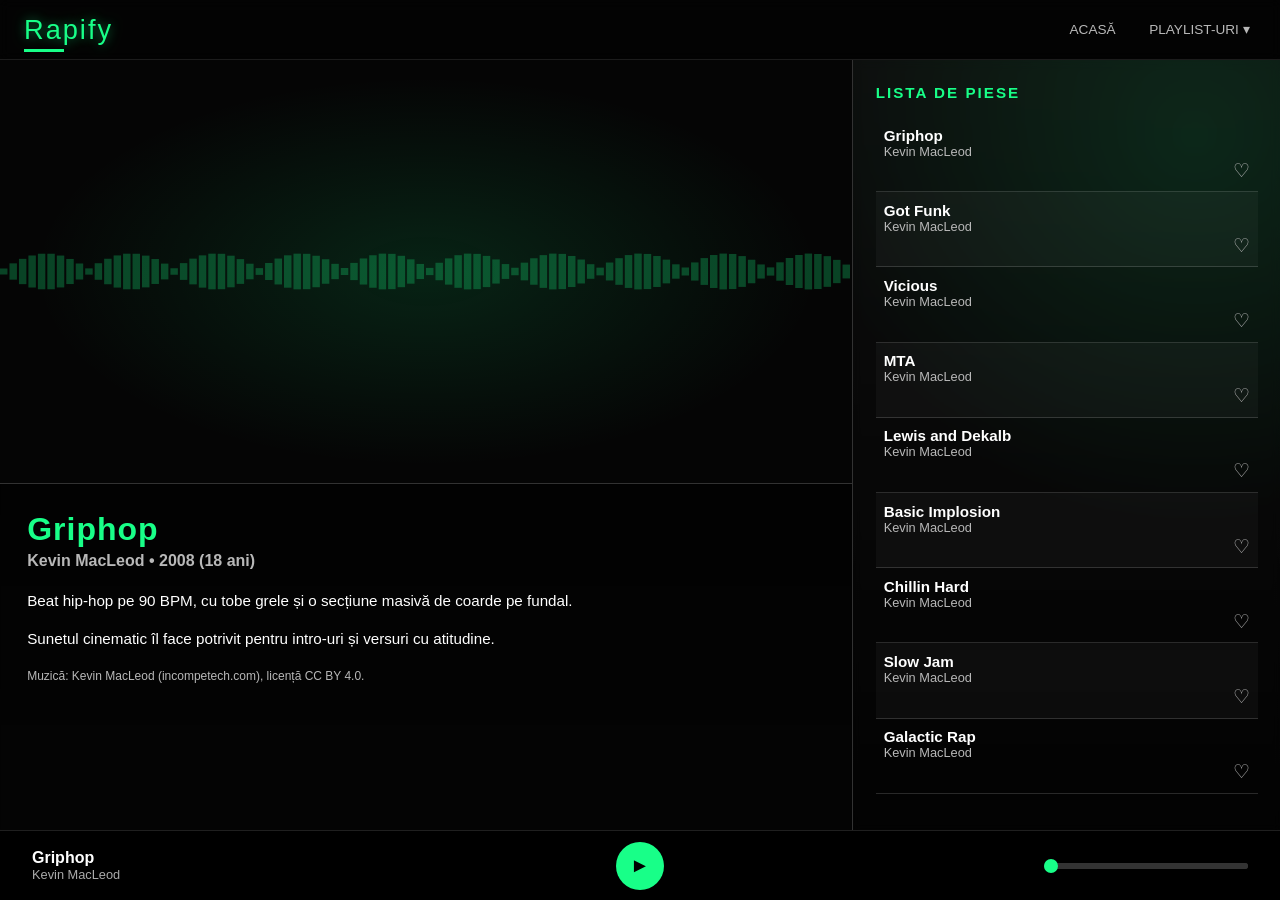
<file: index.html>
<!DOCTYPE html>
<html lang="ro">
<head>
    <meta charset="UTF-8">
    <meta name="viewport" content="width=device-width, initial-scale=1.0">
    <title>Rapify • Acasă</title>
    <link rel="stylesheet" href="index.css?v=3">
</head>
<body>

<header class="top-header">
    <div class="top-logo">Rapify</div>

    <nav class="top-nav">
        <ul>
            <li><a href="index.html">Acasă</a></li>
            <li class="dropdown">
                <a class="drop-btn">Playlist-uri ▾</a>
                <ul class="dropdown-menu">
                    <li><a href="BoomBap.html">Boom Bap</a></li>
                    <li><a href="Dark.html">Dark</a></li>
                    <li><a href="Chill.html">Chill</a></li>
                </ul>
            </li>
        </ul>
    </nav>
</header>

<!-- player audio  -->
<audio id="audio-player">
    <source id="audio-source" src="" type="audio/mpeg">
    Browserul tău nu suportă tagul audio.
</audio>

<main class="page-wrapper">

    <!-- stanga: video + vizualizator si descrierea piesei -->
    <section class="left-panel">
        <div class="left-video-wrapper">
            <video id="track-video" autoplay muted loop playsinline>
                <source id="video-source" src="" type="clips/webm">
            </video>
            <canvas id="visualizer"></canvas>
        </div>

        <div class="info-panel">
            <h1 class="song-title" id="info-title"></h1>
            <h2 class="song-artist" id="info-artist"></h2>

            <p class="song-desc" id="info-desc-1"></p>
            <p class="song-desc" id="info-desc-2"></p>
            <p class="song-desc song-license" id="info-desc-3"></p>
        </div>
    </section>

    <!-- dreapta: lista de piese -->
    <aside class="right-panel">
        <div class="right-overlay"></div>

        <div class="track-list-panel">
            <h2>Lista de piese</h2>

            <ul class="track-list">

                <!-- Griphop -->
                <li class="track-item"
                    data-src="audio/griphop.mp3"
                    data-video="clips/brooklyn.webm"
                    data-title="Griphop"
                    data-artist="Kevin MacLeod"
                    data-info-title="Griphop"
                    data-info-artist="Kevin MacLeod • 2008"
                    data-info-1="Beat hip-hop pe 90 BPM, cu tobe grele și o secțiune masivă de coarde pe fundal."
                    data-info-2="Sunetul cinematic îl face potrivit pentru intro-uri și versuri cu atitudine."
                    data-info-3="Muzică: Kevin MacLeod (incompetech.com), licență CC BY 4.0.">
                    <span class="t-title">Griphop</span>
                    <span class="t-artist">Kevin MacLeod</span>
                </li>

                <!-- Got Funk -->
                <li class="track-item"
                    data-src="audio/got-funk.mp3"
                    data-video="clips/brooklyn.webm"
                    data-title="Got Funk"
                    data-artist="Kevin MacLeod"
                    data-info-title="Got Funk"
                    data-info-artist="Kevin MacLeod • 2012"
                    data-info-1="Funk cu un beat mai mare, pian și alămuri cu efect de disc vechi."
                    data-info-2="Construit „pentru rapperul gentleman”: groove relaxat, cu vibe clasic de anii ’90."
                    data-info-3="Muzică: Kevin MacLeod (incompetech.com), licență CC BY 4.0.">
                    <span class="t-title">Got Funk</span>
                    <span class="t-artist">Kevin MacLeod</span>
                </li>

                <!-- Vicious -->
                <li class="track-item"
                    data-src="audio/vicious.mp3"
                    data-video="clips/brooklyn.webm"
                    data-title="Vicious"
                    data-artist="Kevin MacLeod"
                    data-info-title="Vicious"
                    data-info-artist="Kevin MacLeod • 2016"
                    data-info-1="Beat pe 80 BPM cu un pic de swing, bas cald și synth-uri discrete."
                    data-info-2="Swing-ul apare doar din când în când, ca să rupă monotonia ritmului."
                    data-info-3="Muzică: Kevin MacLeod (incompetech.com), licență CC BY 4.0.">
                    <span class="t-title">Vicious</span>
                    <span class="t-artist">Kevin MacLeod</span>
                </li>

                <!-- MTA -->
                <li class="track-item"
                    data-src="audio/mta.mp3"
                    data-video="clips/city-night.webm"
                    data-title="MTA"
                    data-artist="Kevin MacLeod"
                    data-info-title="MTA"
                    data-info-artist="Kevin MacLeod • 2009"
                    data-info-1="Piesă urbană, strânsă, gândită pentru rap sau ascultat de sine stătător."
                    data-info-2="Lovituri mari de percuție și o secțiune B surprinzătoare la mijloc."
                    data-info-3="Muzică: Kevin MacLeod (incompetech.com), licență CC BY 4.0.">
                    <span class="t-title">MTA</span>
                    <span class="t-artist">Kevin MacLeod</span>
                </li>

                <!-- Lewis and Dekalb -->
                <li class="track-item"
                    data-src="audio/lewis-and-dekalb.mp3"
                    data-video="clips/city-night.webm"
                    data-title="Lewis and Dekalb"
                    data-artist="Kevin MacLeod"
                    data-info-title="Lewis and Dekalb"
                    data-info-artist="Kevin MacLeod • 2016"
                    data-info-1="Beat lent, influențat de trap-ul din sudul SUA, pe 72 BPM."
                    data-info-2="Bas apăsat și hi-hat-uri rapide, tipice pentru trap."
                    data-info-3="Muzică: Kevin MacLeod (incompetech.com), licență CC BY 4.0.">
                    <span class="t-title">Lewis and Dekalb</span>
                    <span class="t-artist">Kevin MacLeod</span>
                </li>

                <!-- Basic Implosion -->
                <li class="track-item"
                    data-src="audio/basic-implosion.mp3"
                    data-video="clips/city-night.webm"
                    data-title="Basic Implosion"
                    data-artist="Kevin MacLeod"
                    data-info-title="Basic Implosion"
                    data-info-artist="Kevin MacLeod • 2016"
                    data-info-1="Beat energic și foarte catchy pe 95 BPM."
                    data-info-2="Tobe, bas și synth: o bază simplă care cere versuri peste ea."
                    data-info-3="Muzică: Kevin MacLeod (incompetech.com), licență CC BY 4.0.">
                    <span class="t-title">Basic Implosion</span>
                    <span class="t-artist">Kevin MacLeod</span>
                </li>

                <!-- Chillin Hard -->
                <li class="track-item"
                    data-src="audio/chillin-hard.mp3"
                    data-video="clips/subway.webm"
                    data-title="Chillin Hard"
                    data-artist="Kevin MacLeod"
                    data-info-title="Chillin Hard"
                    data-info-artist="Kevin MacLeod • 2016"
                    data-info-1="Hip-hop amestecat cu shoegaze: tobe, bas și un cor atmosferic."
                    data-info-2="Perfect pe fundal, între două sesiuni de cod."
                    data-info-3="Muzică: Kevin MacLeod (incompetech.com), licență CC BY 4.0.">
                    <span class="t-title">Chillin Hard</span>
                    <span class="t-artist">Kevin MacLeod</span>
                </li>

                <!-- Slow Jam -->
                <li class="track-item"
                    data-src="audio/slow-jam.mp3"
                    data-video="clips/subway.webm"
                    data-title="Slow Jam"
                    data-artist="Kevin MacLeod"
                    data-info-title="Slow Jam"
                    data-info-artist="Kevin MacLeod • 2016"
                    data-info-1="Trap întâlnește R&amp;B: bas sinusoidal neted și un drum machine agitat."
                    data-info-2="Pian electric și synth-uri pentru o atmosferă de noapte."
                    data-info-3="Muzică: Kevin MacLeod (incompetech.com), licență CC BY 4.0.">
                    <span class="t-title">Slow Jam</span>
                    <span class="t-artist">Kevin MacLeod</span>
                </li>

                <!-- Galactic Rap -->
                <li class="track-item"
                    data-src="audio/galactic-rap.mp3"
                    data-video="clips/subway.webm"
                    data-title="Galactic Rap"
                    data-artist="Kevin MacLeod"
                    data-info-title="Galactic Rap"
                    data-info-artist="Kevin MacLeod • 2023"
                    data-info-1="Beat spațial pe 120 BPM, lasă mult loc pentru voce."
                    data-info-2="Atenție la schimbarea de tonalitate de la 1:34."
                    data-info-3="Muzică: Kevin MacLeod (incompetech.com), licență CC BY 4.0.">
                    <span class="t-title">Galactic Rap</span>
                    <span class="t-artist">Kevin MacLeod</span>
                </li>

            </ul>
        </div>
    </aside>

</main>

<!-- bara de control, inspirata de Spotify -->
<footer class="player-bar">
    <div class="player-info">
        <span id="current-title"></span>
        <span id="current-artist"></span>
    </div>

    <button id="play-pause" class="player-btn">►</button>

    <input type="range" id="timeline" value="0" min="0" max="100">
</footer>

<!-- JS pentru player si schimbarea pieselor -->
<script src="app.js?v=3"></script>
</body>
</html>
</file>
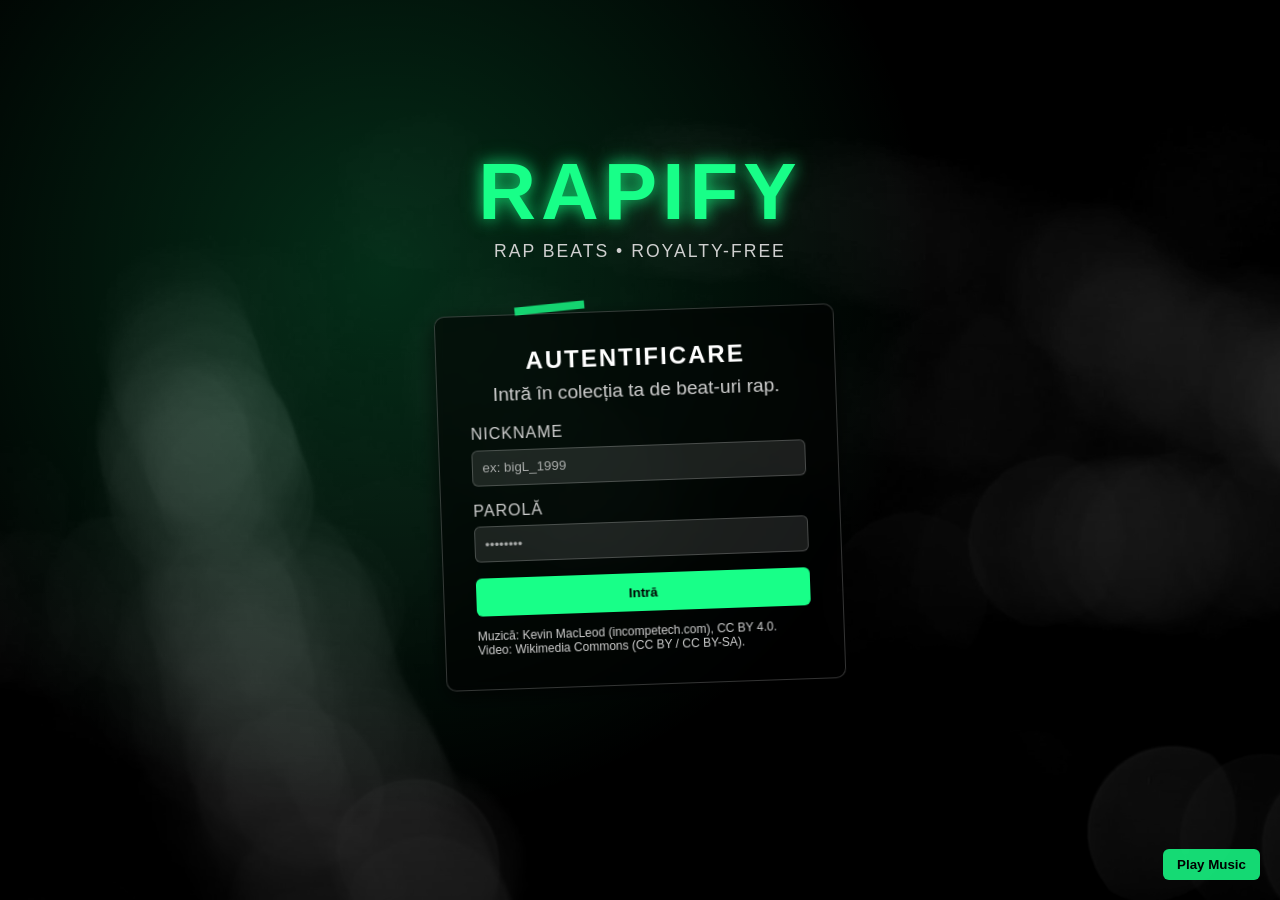
<file: auth.html>
<!DOCTYPE html>
<html lang="ro">
<head>
    <meta charset="UTF-8">
    <meta name="viewport" content="width=device-width, initial-scale=1.0">
    <title>Rapify • Autentificare</title>
    <link rel="stylesheet" href="auth.css?v=3">
</head>
<body>
    <!-- Video de fundal -->
    <video id="bg-video" autoplay muted loop playsinline>
        <source src="clips/city-night.webm" type="video/webm">
    </video>

    <!-- Audio de fundal (doar sunet, ascuns vizual) -->
    <audio id="bg-audio" loop>
        <source src="audio/chillin-hard.mp3" type="audio/mpeg">
        Browserul tău nu suportă tagul audio.
    </audio>

    <!-- Ca sa pot sa fac overlay intunecat -->
    <div class="overlay"></div>

<main class="auth-wrapper">

    <form class="music-form">
        <button type="button" class="music-trigger">Play Music</button>
    </form>


    <div class="auth-logo-container">
        <h1 class="auth-logo">RAPIFY</h1>
        <p class="auth-logo-sub">Rap Beats • Royalty-Free</p>
    </div>

    <div class="login-tag">
        <h2>Autentificare</h2>
        <p class="login-desc">Intră în colecția ta de beat-uri rap.</p>

        <form action="index.html">
            <label for="username">Nickname</label>
            <input type="text" id="username" placeholder="ex: bigL_1999">

            <label for="password">Parolă</label>
            <input type="password" id="password" placeholder="••••••••">

            <button type="submit">Intră</button>

            <p class="login-note">
                Muzică: Kevin MacLeod (incompetech.com), CC BY 4.0. Video: Wikimedia Commons (CC BY / CC BY-SA).
            </p>
        </form>
  </div>

</main>
<script src="auth.js?v=3"></script>
</body>
</html>
</file>
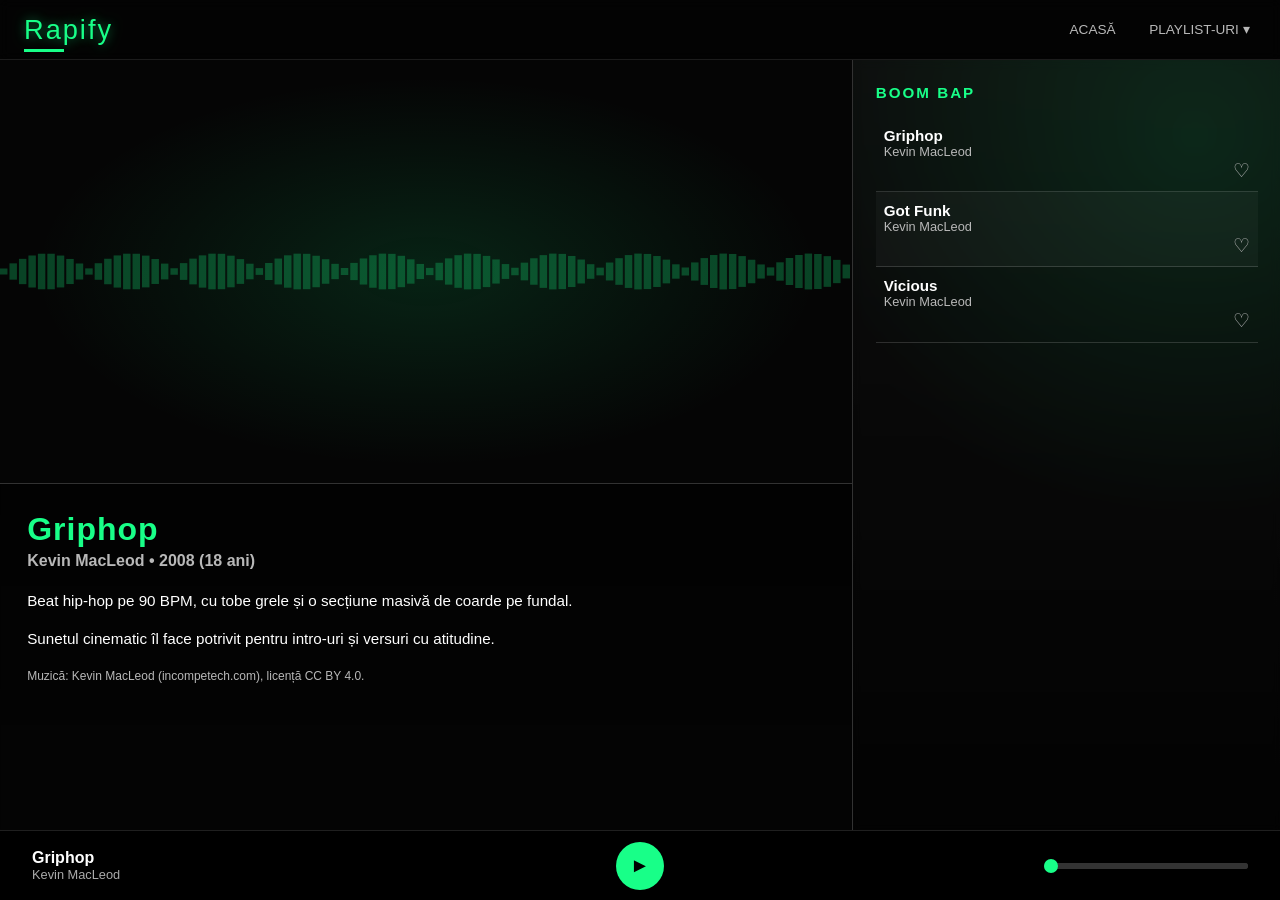
<file: BoomBap.html>
<!DOCTYPE html>
<html lang="ro">
<head>
    <meta charset="UTF-8">
    <meta name="viewport" content="width=device-width, initial-scale=1.0">
    <title>Rapify • Boom Bap</title>
    <link rel="stylesheet" href="index.css?v=3">
</head>
<body>

<header class="top-header">
    <div class="top-logo">Rapify</div>

    <nav class="top-nav">
        <ul>
            <li><a href="index.html">Acasă</a></li>
            <li class="dropdown">
                <a class="drop-btn">Playlist-uri ▾</a>
                <ul class="dropdown-menu">
                    <li><a href="BoomBap.html">Boom Bap</a></li>
                    <li><a href="Dark.html">Dark</a></li>
                    <li><a href="Chill.html">Chill</a></li>
                </ul>
            </li>
        </ul>
    </nav>
</header>

<!-- player audio  -->
<audio id="audio-player">
    <source id="audio-source" src="" type="audio/mpeg">
    Browserul tău nu suportă tagul audio.
</audio>

<main class="page-wrapper">

    <!-- stanga: video + vizualizator si descrierea piesei -->
    <section class="left-panel">
        <div class="left-video-wrapper">
            <video id="track-video" autoplay muted loop playsinline>
                <source id="video-source" src="" type="clips/webm">
            </video>
            <canvas id="visualizer"></canvas>
        </div>

        <div class="info-panel">
            <h1 class="song-title" id="info-title"></h1>
            <h2 class="song-artist" id="info-artist"></h2>

            <p class="song-desc" id="info-desc-1"></p>
            <p class="song-desc" id="info-desc-2"></p>
            <p class="song-desc song-license" id="info-desc-3"></p>
        </div>
    </section>

    <!-- dreapta: lista de piese -->
    <aside class="right-panel">
        <div class="right-overlay"></div>

        <div class="track-list-panel">
            <h2>BOOM BAP</h2>

            <ul class="track-list">

                <!-- Griphop -->
                <li class="track-item"
                    data-src="audio/griphop.mp3"
                    data-video="clips/brooklyn.webm"
                    data-title="Griphop"
                    data-artist="Kevin MacLeod"
                    data-info-title="Griphop"
                    data-info-artist="Kevin MacLeod • 2008"
                    data-info-1="Beat hip-hop pe 90 BPM, cu tobe grele și o secțiune masivă de coarde pe fundal."
                    data-info-2="Sunetul cinematic îl face potrivit pentru intro-uri și versuri cu atitudine."
                    data-info-3="Muzică: Kevin MacLeod (incompetech.com), licență CC BY 4.0.">
                    <span class="t-title">Griphop</span>
                    <span class="t-artist">Kevin MacLeod</span>
                </li>

                <!-- Got Funk -->
                <li class="track-item"
                    data-src="audio/got-funk.mp3"
                    data-video="clips/brooklyn.webm"
                    data-title="Got Funk"
                    data-artist="Kevin MacLeod"
                    data-info-title="Got Funk"
                    data-info-artist="Kevin MacLeod • 2012"
                    data-info-1="Funk cu un beat mai mare, pian și alămuri cu efect de disc vechi."
                    data-info-2="Construit „pentru rapperul gentleman”: groove relaxat, cu vibe clasic de anii ’90."
                    data-info-3="Muzică: Kevin MacLeod (incompetech.com), licență CC BY 4.0.">
                    <span class="t-title">Got Funk</span>
                    <span class="t-artist">Kevin MacLeod</span>
                </li>

                <!-- Vicious -->
                <li class="track-item"
                    data-src="audio/vicious.mp3"
                    data-video="clips/brooklyn.webm"
                    data-title="Vicious"
                    data-artist="Kevin MacLeod"
                    data-info-title="Vicious"
                    data-info-artist="Kevin MacLeod • 2016"
                    data-info-1="Beat pe 80 BPM cu un pic de swing, bas cald și synth-uri discrete."
                    data-info-2="Swing-ul apare doar din când în când, ca să rupă monotonia ritmului."
                    data-info-3="Muzică: Kevin MacLeod (incompetech.com), licență CC BY 4.0.">
                    <span class="t-title">Vicious</span>
                    <span class="t-artist">Kevin MacLeod</span>
                </li>

            </ul>
        </div>
    </aside>

</main>

<!-- bara de control, inspirata de Spotify -->
<footer class="player-bar">
    <div class="player-info">
        <span id="current-title"></span>
        <span id="current-artist"></span>
    </div>

    <button id="play-pause" class="player-btn">►</button>

    <input type="range" id="timeline" value="0" min="0" max="100">
</footer>

<!-- JS pentru player si schimbarea pieselor -->
<script src="app.js?v=3"></script>
</body>
</html>
</file>
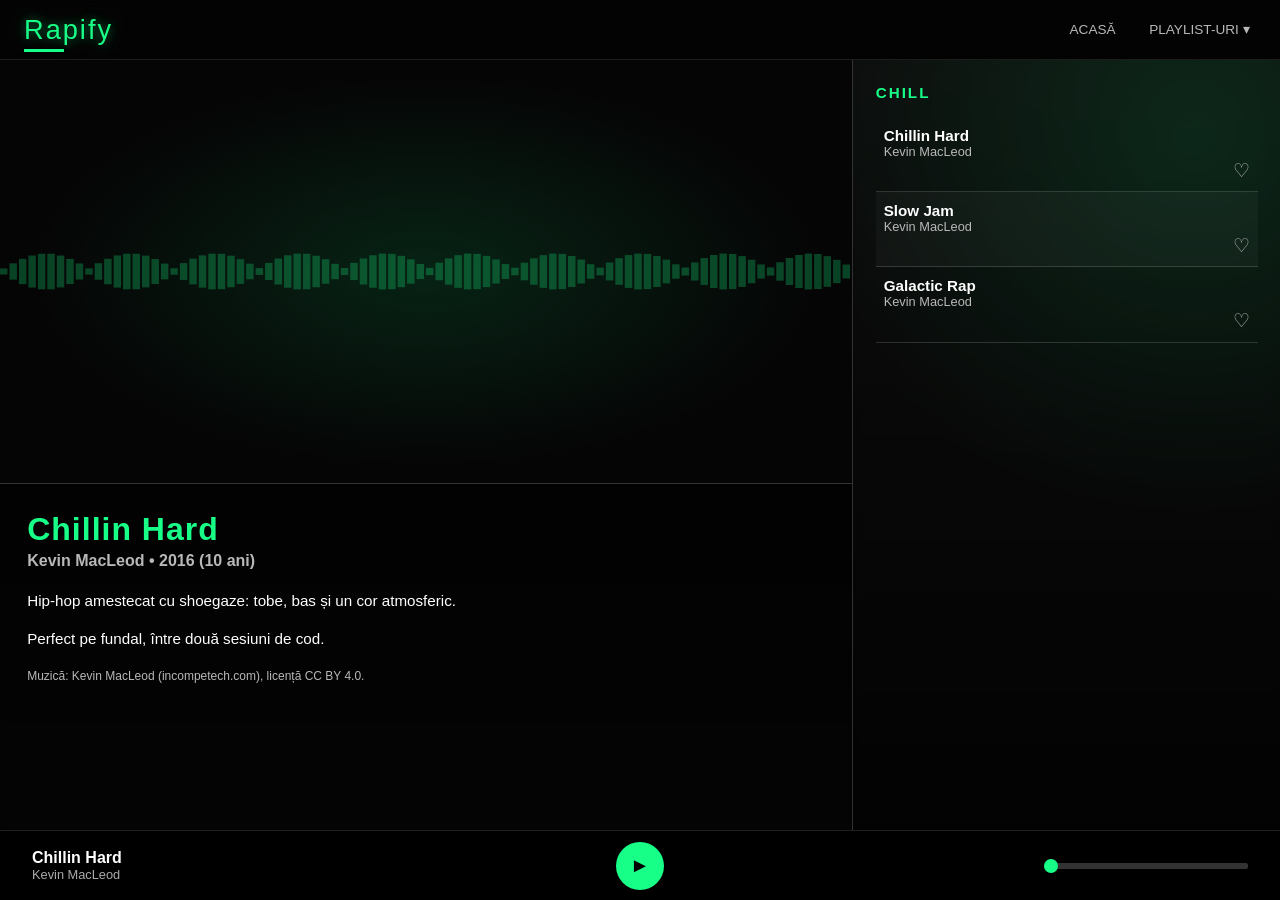
<file: Chill.html>
<!DOCTYPE html>
<html lang="ro">
<head>
    <meta charset="UTF-8">
    <meta name="viewport" content="width=device-width, initial-scale=1.0">
    <title>Rapify • Chill</title>
    <link rel="stylesheet" href="index.css?v=3">
</head>
<body>

<header class="top-header">
    <div class="top-logo">Rapify</div>

    <nav class="top-nav">
        <ul>
            <li><a href="index.html">Acasă</a></li>
            <li class="dropdown">
                <a class="drop-btn">Playlist-uri ▾</a>
                <ul class="dropdown-menu">
                    <li><a href="BoomBap.html">Boom Bap</a></li>
                    <li><a href="Dark.html">Dark</a></li>
                    <li><a href="Chill.html">Chill</a></li>
                </ul>
            </li>
        </ul>
    </nav>
</header>

<!-- player audio  -->
<audio id="audio-player">
    <source id="audio-source" src="" type="audio/mpeg">
    Browserul tău nu suportă tagul audio.
</audio>

<main class="page-wrapper">

    <!-- stanga: video + vizualizator si descrierea piesei -->
    <section class="left-panel">
        <div class="left-video-wrapper">
            <video id="track-video" autoplay muted loop playsinline>
                <source id="video-source" src="" type="clips/webm">
            </video>
            <canvas id="visualizer"></canvas>
        </div>

        <div class="info-panel">
            <h1 class="song-title" id="info-title"></h1>
            <h2 class="song-artist" id="info-artist"></h2>

            <p class="song-desc" id="info-desc-1"></p>
            <p class="song-desc" id="info-desc-2"></p>
            <p class="song-desc song-license" id="info-desc-3"></p>
        </div>
    </section>

    <!-- dreapta: lista de piese -->
    <aside class="right-panel">
        <div class="right-overlay"></div>

        <div class="track-list-panel">
            <h2>CHILL</h2>

            <ul class="track-list">

                <!-- Chillin Hard -->
                <li class="track-item"
                    data-src="audio/chillin-hard.mp3"
                    data-video="clips/subway.webm"
                    data-title="Chillin Hard"
                    data-artist="Kevin MacLeod"
                    data-info-title="Chillin Hard"
                    data-info-artist="Kevin MacLeod • 2016"
                    data-info-1="Hip-hop amestecat cu shoegaze: tobe, bas și un cor atmosferic."
                    data-info-2="Perfect pe fundal, între două sesiuni de cod."
                    data-info-3="Muzică: Kevin MacLeod (incompetech.com), licență CC BY 4.0.">
                    <span class="t-title">Chillin Hard</span>
                    <span class="t-artist">Kevin MacLeod</span>
                </li>

                <!-- Slow Jam -->
                <li class="track-item"
                    data-src="audio/slow-jam.mp3"
                    data-video="clips/subway.webm"
                    data-title="Slow Jam"
                    data-artist="Kevin MacLeod"
                    data-info-title="Slow Jam"
                    data-info-artist="Kevin MacLeod • 2016"
                    data-info-1="Trap întâlnește R&amp;B: bas sinusoidal neted și un drum machine agitat."
                    data-info-2="Pian electric și synth-uri pentru o atmosferă de noapte."
                    data-info-3="Muzică: Kevin MacLeod (incompetech.com), licență CC BY 4.0.">
                    <span class="t-title">Slow Jam</span>
                    <span class="t-artist">Kevin MacLeod</span>
                </li>

                <!-- Galactic Rap -->
                <li class="track-item"
                    data-src="audio/galactic-rap.mp3"
                    data-video="clips/subway.webm"
                    data-title="Galactic Rap"
                    data-artist="Kevin MacLeod"
                    data-info-title="Galactic Rap"
                    data-info-artist="Kevin MacLeod • 2023"
                    data-info-1="Beat spațial pe 120 BPM, lasă mult loc pentru voce."
                    data-info-2="Atenție la schimbarea de tonalitate de la 1:34."
                    data-info-3="Muzică: Kevin MacLeod (incompetech.com), licență CC BY 4.0.">
                    <span class="t-title">Galactic Rap</span>
                    <span class="t-artist">Kevin MacLeod</span>
                </li>

            </ul>
        </div>
    </aside>

</main>

<!-- bara de control, inspirata de Spotify -->
<footer class="player-bar">
    <div class="player-info">
        <span id="current-title"></span>
        <span id="current-artist"></span>
    </div>

    <button id="play-pause" class="player-btn">►</button>

    <input type="range" id="timeline" value="0" min="0" max="100">
</footer>

<!-- JS pentru player si schimbarea pieselor -->
<script src="app.js?v=3"></script>
</body>
</html>
</file>
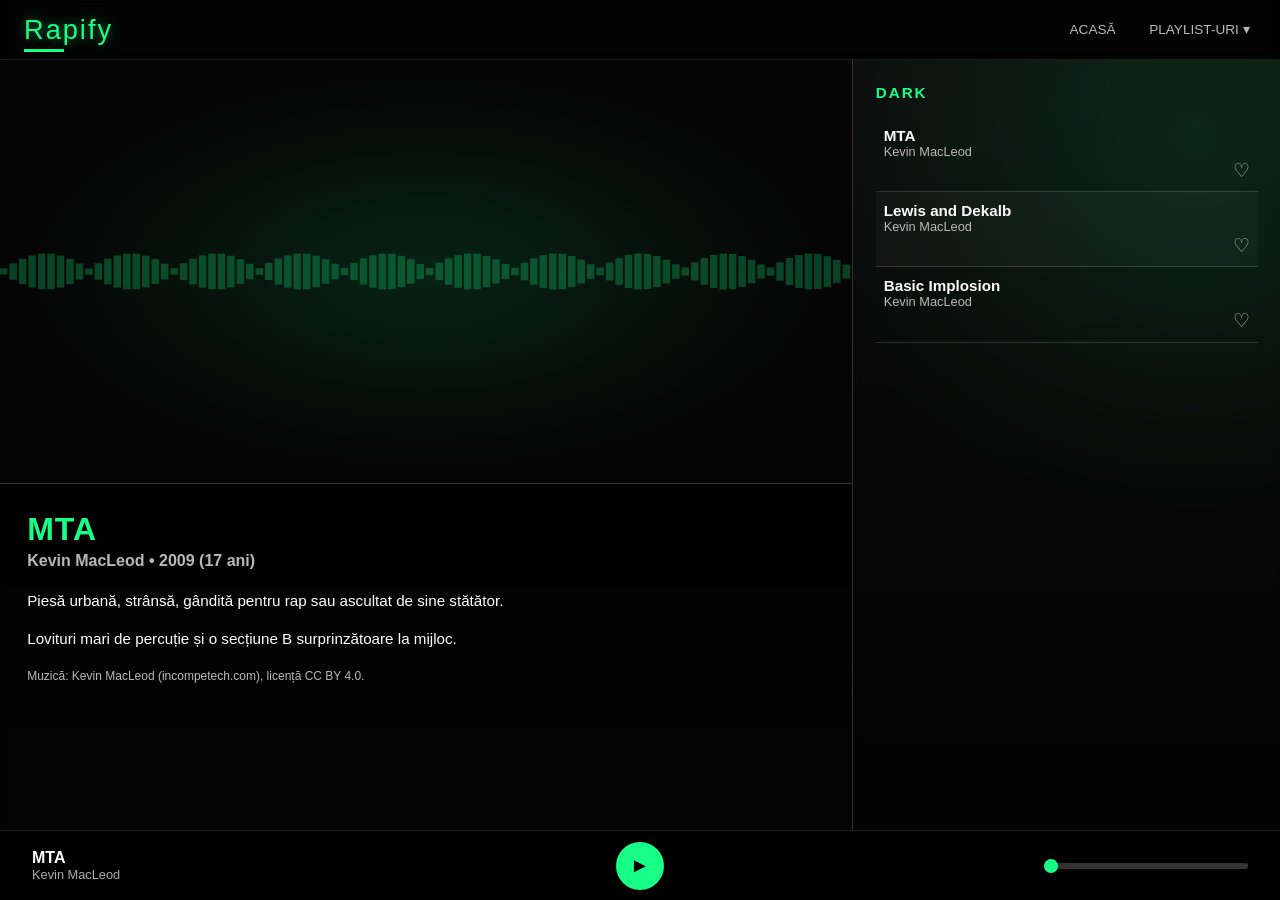
<file: Dark.html>
<!DOCTYPE html>
<html lang="ro">
<head>
    <meta charset="UTF-8">
    <meta name="viewport" content="width=device-width, initial-scale=1.0">
    <title>Rapify • Dark</title>
    <link rel="stylesheet" href="index.css?v=3">
</head>
<body>

<header class="top-header">
    <div class="top-logo">Rapify</div>

    <nav class="top-nav">
        <ul>
            <li><a href="index.html">Acasă</a></li>
            <li class="dropdown">
                <a class="drop-btn">Playlist-uri ▾</a>
                <ul class="dropdown-menu">
                    <li><a href="BoomBap.html">Boom Bap</a></li>
                    <li><a href="Dark.html">Dark</a></li>
                    <li><a href="Chill.html">Chill</a></li>
                </ul>
            </li>
        </ul>
    </nav>
</header>

<!-- player audio  -->
<audio id="audio-player">
    <source id="audio-source" src="" type="audio/mpeg">
    Browserul tău nu suportă tagul audio.
</audio>

<main class="page-wrapper">

    <!-- stanga: video + vizualizator si descrierea piesei -->
    <section class="left-panel">
        <div class="left-video-wrapper">
            <video id="track-video" autoplay muted loop playsinline>
                <source id="video-source" src="" type="clips/webm">
            </video>
            <canvas id="visualizer"></canvas>
        </div>

        <div class="info-panel">
            <h1 class="song-title" id="info-title"></h1>
            <h2 class="song-artist" id="info-artist"></h2>

            <p class="song-desc" id="info-desc-1"></p>
            <p class="song-desc" id="info-desc-2"></p>
            <p class="song-desc song-license" id="info-desc-3"></p>
        </div>
    </section>

    <!-- dreapta: lista de piese -->
    <aside class="right-panel">
        <div class="right-overlay"></div>

        <div class="track-list-panel">
            <h2>DARK</h2>

            <ul class="track-list">

                <!-- MTA -->
                <li class="track-item"
                    data-src="audio/mta.mp3"
                    data-video="clips/city-night.webm"
                    data-title="MTA"
                    data-artist="Kevin MacLeod"
                    data-info-title="MTA"
                    data-info-artist="Kevin MacLeod • 2009"
                    data-info-1="Piesă urbană, strânsă, gândită pentru rap sau ascultat de sine stătător."
                    data-info-2="Lovituri mari de percuție și o secțiune B surprinzătoare la mijloc."
                    data-info-3="Muzică: Kevin MacLeod (incompetech.com), licență CC BY 4.0.">
                    <span class="t-title">MTA</span>
                    <span class="t-artist">Kevin MacLeod</span>
                </li>

                <!-- Lewis and Dekalb -->
                <li class="track-item"
                    data-src="audio/lewis-and-dekalb.mp3"
                    data-video="clips/city-night.webm"
                    data-title="Lewis and Dekalb"
                    data-artist="Kevin MacLeod"
                    data-info-title="Lewis and Dekalb"
                    data-info-artist="Kevin MacLeod • 2016"
                    data-info-1="Beat lent, influențat de trap-ul din sudul SUA, pe 72 BPM."
                    data-info-2="Bas apăsat și hi-hat-uri rapide, tipice pentru trap."
                    data-info-3="Muzică: Kevin MacLeod (incompetech.com), licență CC BY 4.0.">
                    <span class="t-title">Lewis and Dekalb</span>
                    <span class="t-artist">Kevin MacLeod</span>
                </li>

                <!-- Basic Implosion -->
                <li class="track-item"
                    data-src="audio/basic-implosion.mp3"
                    data-video="clips/city-night.webm"
                    data-title="Basic Implosion"
                    data-artist="Kevin MacLeod"
                    data-info-title="Basic Implosion"
                    data-info-artist="Kevin MacLeod • 2016"
                    data-info-1="Beat energic și foarte catchy pe 95 BPM."
                    data-info-2="Tobe, bas și synth: o bază simplă care cere versuri peste ea."
                    data-info-3="Muzică: Kevin MacLeod (incompetech.com), licență CC BY 4.0.">
                    <span class="t-title">Basic Implosion</span>
                    <span class="t-artist">Kevin MacLeod</span>
                </li>

            </ul>
        </div>
    </aside>

</main>

<!-- bara de control, inspirata de Spotify -->
<footer class="player-bar">
    <div class="player-info">
        <span id="current-title"></span>
        <span id="current-artist"></span>
    </div>

    <button id="play-pause" class="player-btn">►</button>

    <input type="range" id="timeline" value="0" min="0" max="100">
</footer>

<!-- JS pentru player si schimbarea pieselor -->
<script src="app.js?v=3"></script>
</body>
</html>
</file>
<file: index.css>
/*
   Variabile
 */
:root {
    --accent: #18ff88;
    --text-main: #ffffff;
    --text-muted: #b8b8b8;
    --bg-dark: #050505;
    --border-soft: rgba(255,255,255,0.18);
}

*,
*::before,
*::after {
    margin: 0;
    padding: 0;
    box-sizing: border-box;
}

html,
body {
    height: 100%;
}

body {
    background: var(--bg-dark);
    color: var(--text-main);
    font-family: Arial, Helvetica, sans-serif;
    overflow: hidden; 
}

/* 
   header si meniu
 */

.top-header {
    height: 60px;
    background: rgba(0,0,0,0.4);
    border-bottom: 1px solid rgba(255,255,255,0.1);
    backdrop-filter: blur(6px);
    display: flex;
    align-items: center;
    justify-content: space-between;
    padding: 0 1.5rem;
    position: sticky;
    top: 0;
    z-index: 20;
}

.top-logo {
    position: relative;
    font-family: Impact, sans-serif;
    font-size: 1.7rem;
    letter-spacing: 2px;
    color: var(--accent);
    text-shadow: 0 0 12px rgba(24,255,136,0.5);
}

/* mic accent sub logo, gen la bonus ::before */
.top-logo::before {
    content: "";
    position: absolute;
    width: 40px;
    height: 3px;
    background: var(--accent);
    bottom: -6px;
    left: 0;
}

/* meniu principal */
.top-nav > ul {
    display: flex;
    gap: 1.3rem;
    list-style: none;
}

.top-nav a {
    color: var(--text-muted);
    text-decoration: none;
    text-transform: uppercase;
    font-size: 0.85rem;

    padding: 0.4rem;
    border-bottom: 2px solid transparent;

    transition: color 0.25s ease, border-color 0.25s ease;
}

.top-nav a:hover {
    color: var(--text-main);
    border-color: var(--accent);
}

/* dropdown */
.dropdown {
    position: relative;
}

.dropdown-menu {
    position: absolute;
    top: 130%;
    right: 0;        
    left: auto;

    min-width: 180px;
    background: rgba(0,0,0,0.9);
    backdrop-filter: blur(8px);
    border: 1px solid rgba(24,255,136,0.6);
    border-radius: 12px;

    padding: 0.6rem 0;
    list-style: none;

    opacity: 0;
    pointer-events: none;      
    transform: translateY(-10px);
    transition: opacity 0.25s ease, transform 0.25s ease;

    z-index: 9999;
}

.dropdown-menu li a {
    display: block;
    padding: 0.5rem 1rem;
    font-size: 0.85rem;
    color: var(--text-muted);
    text-decoration: none;
}

.dropdown-menu li a:hover {
    background: rgba(255,255,255,0.07);
    color: var(--text-main);
}

/* la hover pe LI apare meniul */
.dropdown:hover .dropdown-menu {
    opacity: 1;
    pointer-events: auto;      
    transform: translateY(0);
}

/* 
    pagina principală – layout 2 coloane
*/

.page-wrapper {
    display: grid;
    grid-template-columns: 2fr 1fr;
    height: calc(100vh - 60px - 70px); /* minus header și player */
}

/* 
    Stanga
*/

.left-panel {
    display: flex;
    flex-direction: column;
    border-right: 1px solid var(--border-soft);
}

/* vizualizatorul sus, fix */
.left-video-wrapper {
    flex: 0 0 55%;
    position: relative;
    overflow: hidden;
    background:
        radial-gradient(ellipse at center, rgba(24,255,136,0.12) 0%, transparent 65%),
        var(--bg-dark);
    border-bottom: 1px solid var(--border-soft);
}

#track-video {
    position: absolute;
    inset: 0;
    width: 100%;
    height: 100%;
    object-fit: cover;
    filter: grayscale(1) contrast(1.2) brightness(0.45);
}

/* info dedesubt */
.info-panel {
    flex: 1;
    padding: 1.7rem;
    overflow-y: auto;

    /* gradient */
    background: linear-gradient(
        to bottom,
        rgba(0,0,0,0.55) 0%,
        rgba(0,0,0,0.35) 40%,
        rgba(0,0,0,0.20) 70%,
        rgba(0,0,0,0.0) 100%
    );

    /* un pic de blur corect */
    backdrop-filter: blur(1px);
}



.song-title {
    font-size: 2rem;
    margin-bottom: 0.3rem;
    font-family: Impact, sans-serif;
    letter-spacing: 1px;
    color: var(--accent);
}

.song-artist {
    font-size: 1rem;
    margin-bottom: 1.2rem;
    color: var(--text-muted);
}

.song-desc {
    font-size: 0.95rem;
    line-height: 1.5;
    color: var(--text-main);
    margin-bottom: 1rem;
}

/* 
    Dreapta
*/

.right-panel {
    position: relative;
    overflow: hidden;
}

/* fundal cu gradient pe coloana dreaptă */
.right-overlay {
    position: absolute;
    inset: 0;
    background:
        radial-gradient(circle at 80% 10%, rgba(24,255,136,0.18), transparent 50%),
        linear-gradient(to bottom, #141414, #050505);
    z-index: 0;
}

/* .track-list-panel ca wrapper */
.track-list-panel {
    position: relative;
    z-index: 1;
    height: 100%;
    display: flex;
    flex-direction: column;
    padding: 1.5rem 1.4rem;
    background: rgba(0,0,0,0.35);
    backdrop-filter: blur(4px);
}

/* titlu listă */
.track-list-panel h2 {
    text-transform: uppercase;
    font-size: 0.95rem;
    letter-spacing: 2px;
    color: var(--accent);
    margin-bottom: 1rem;
}

/* lista scrollabilă de piese */
.track-list {
    list-style: none;
    flex: 1;
    min-height: 0;
    overflow-y: auto;
}

/* item simplu */
.track-item {
    padding: 0.6rem 0.5rem;
    border-bottom: 1px solid rgba(255,255,255,0.15);
    display: flex;
    flex-direction: column;
    cursor: pointer;

    transition: background 0.2s ease, transform 0.15s ease;
}

/* nth-of-type pt cerință */
.track-item:nth-of-type(2n) {
    background: rgba(255,255,255,0.03);
}

.track-item:hover {
    background: rgba(255,255,255,0.06);
    transform: translateX(4px);
}

.t-title {
    font-weight: bold;
    font-size: 0.95rem;
    color: var(--text-main);
}

.t-artist {
    font-size: 0.8rem;
    color: var(--text-muted);
}

/* 
   player bar
 */

.player-bar {
    position: fixed;
    bottom: 0;
    left: 0;
    width: 100%;
    height: 70px;

    background: rgba(0,0,0,0.85);
    backdrop-filter: blur(6px);
    border-top: 1px solid rgba(255,255,255,0.12);

    display: grid;
    grid-template-columns: 1fr auto 1fr;
    align-items: center;

    padding: 0 2rem;
    z-index: 9999;
    color: white;
}

/* stânga: info */
.player-info {
    display: flex;
    flex-direction: column;
    justify-content: center;
}


#current-title {
    font-weight: 600;
    font-size: 1rem;
}

#current-artist {
    font-size: 0.8rem;
    color: #aaaaaa;
}

.player-btn:hover {
    transform: scale(1.1);
}


/* 
   Responsive
 */

@media (max-width: 800px) {
    .page-wrapper {
        grid-template-columns: 1fr;
        height: calc(100vh - 60px - 70px);
    }

    .left-panel {
        height: 60%;
    }

    .right-panel {
        height: 40%;
    }
}

/* timeline – stil Spotify-ish */
#timeline {
    width: 35%;
    justify-self: end;
    cursor: pointer;

    -webkit-appearance: none;
    appearance: none;

    height: 6px;
    background: #333;
    border-radius: 3px;
}

/* track-ul pe Chrome/Safari */
#timeline::-webkit-slider-runnable-track {
    height: 6px;
    background: #333;
    border-radius: 3px;
}

/* bulina pe Chrome/Safari */
#timeline::-webkit-slider-thumb {
    -webkit-appearance: none;
    appearance: none;
    width: 14px;
    height: 14px;
    border-radius: 50%;
    background: var(--accent);
    margin-top: -4px; 
    cursor: pointer;
}


@keyframes pulseAccent {
    0% {
        transform: scale(1);
        box-shadow: 0 0 0 0 rgba(24, 255, 136, 0.2);
    }
    50% {
        transform: scale(1.06);
        box-shadow: 0 0 20px 4px rgba(24, 255, 136, 0.6);
    }
    100% {
        transform: scale(1);
        box-shadow: 0 0 0 0 rgba(24, 255, 136, 0.2);
    }
}

.player-btn {
    background: var(--accent);
    color: black;
    border: none;
    width: 48px;
    height: 48px;
    border-radius: 50%;
    font-size: 20px;
    cursor: pointer;
    display: flex;
    align-items: center;
    justify-content: center;
    margin: 0 auto;
    transition: transform 0.2s ease;

    animation: pulseAccent 3s ease-in-out infinite;
}

/* Responsive pt ecrane mai mici */

@media (max-width: 900px) {
    body {
        overflow: auto; 
        padding-bottom: 70px; /* loc pentru player-bar-ul fix */
    }

    .page-wrapper {
        grid-template-columns: 1fr;           
        height: auto;                         
        min-height: calc(100vh - 60px - 70px);
    }

    .left-panel,
    .right-panel {
        height: auto;
    }

    .left-video-wrapper {
        flex: 0 0 40vh;                      
    }

    .info-panel {
        max-height: 40vh;                    
    }

    .track-list-panel {
        padding: 1rem;
        background: rgba(0,0,0,0.6);
    }

    .track-list {
        height: auto;
        max-height: 40vh;                    
    }
}


@media (max-width: 600px) {
    .top-header {
        padding: 0 0.8rem;
    }

    .top-logo {
        font-size: 1.3rem;
    }

    .song-title {
        font-size: 1.5rem;
    }

    .song-desc {
        font-size: 0.85rem;
    }

    .player-bar {
        padding: 0 1rem;
        grid-template-columns: 1.2fr auto 1fr;
    }

    #timeline {
        width: 80%;
    }
}

/* (Canvas) */
#visualizer {
    position: absolute;
    inset: 0;
    width: 100%;
    height: 100%;
    pointer-events: none;
}

.song-license {
    font-size: 0.75rem;
    color: var(--text-muted);
}
</file>
<file: auth.css>
/* 
   Variabile (culori principale)
*/

:root {
    --accent: #18ff88;
    --text-main: #ffffff;
    --text-muted: #cfcfcf;
    --bg-dark: #050505;
}

/* 
   Reset de baza
 */
*,
*::before,
*::after {
    margin: 0;
    padding: 0;
    box-sizing: border-box;
}

html,
body {
    height: 100%;
}

body {
    background: var(--bg-dark);
    color: var(--text-main);
    font-family: Arial, Helvetica, sans-serif;
    overflow: hidden;
}

/* 
    Pentru Videoul de pe fundal si overlay
*/

#bg-video {
    position: fixed;
    inset: 0;
    width: 100%;
    height: 100%;
    object-fit: cover;
    z-index: -2;
    filter: grayscale(1) contrast(1.2) brightness(0.6);
}

/* strat întunecat peste video, cu o tentă de verde */
.overlay {
    position: fixed;
    inset: 0;
    background:
        radial-gradient(circle at 30% 30%, rgba(24, 255, 136, 0.18), transparent 50%),
        linear-gradient(to bottom, rgba(0, 0, 0, 0.25), rgba(0, 0, 0, 0.75));
    z-index: -1;
}

/* 
   Layout principal
 */

.auth-wrapper {
    min-height: 100vh;
    display: flex;
    flex-direction: column;      /* logo SUS, eticheta DEDESUBT */
    align-items: center;
    justify-content: center;
    padding: 1.5rem;
    text-align: center;
}

/* 
   Logo mare si ce scrie sub el
 */

.auth-logo-container {
    margin-bottom: 3rem;      /* separă de etichetă */
    margin-top: -70px;        /* URCĂ logo-ul mai sus */
}

.auth-logo {
    font-family: Impact, "Anton", sans-serif;
    font-size: 5rem;
    letter-spacing: 5px;
    color: var(--accent);
    text-shadow:
        0 0 15px rgba(24, 255, 136, 0.7),
        0 0 25px rgba(24, 255, 136, 0.3);
    text-transform: uppercase;
}

.auth-logo-sub {
    color: var(--text-muted);
    margin-top: 0.2rem;
    font-size: 1.1rem;
    letter-spacing: 2px;
    text-transform: uppercase;
}

/* 
    Eticheta login
*/

.login-tag {
    position: relative;
    width: 400px;

    background: rgba(0, 0, 0, 0.6);
    padding: 2rem;
    border-radius: 10px;

    border: 1px solid rgba(255, 255, 255, 0.2);
    box-shadow: 0 8px 20px rgba(0, 0, 0, 0.7);

    backdrop-filter: blur(4px);

    /* ca sa fie putin inclinat : */
    transform: rotate(-2deg);
}

/* sticker mic deasupra etichetei – gen la bonus cu ::before */
.login-tag::before {
    content: "";
    position: absolute;
    top: -10px;
    left: 20%;
    width: 70px;
    height: 8px;

    background: var(--accent);
    opacity: 0.8;
    transform: rotate(-4deg);
}

/* "Autentificare" */
.login-tag h2 {
    font-size: 1.5rem;
    text-transform: uppercase;
    letter-spacing: 2px;
    margin-bottom: 0.5rem;
}

/* text explicativ mic în card */
.login-tag .login-desc {
    margin-bottom: 1.2rem;
    font-size: 1.2rem;
    color: var(--text-muted);
}

/* 
   Formular
 */

.login-tag form {
    text-align: left;
}

.login-tag label {
    font-size: 1rem;
    text-transform: uppercase;
    letter-spacing: 1px;
    color: var(--text-muted);
    display: block;
}

.login-tag input {
    width: 100%;
    padding: 0.6rem;
    margin: 0.4rem 0 1rem 0;

    border-radius: 6px;
    border: 1px solid rgba(255, 255, 255, 0.2);
    background: rgba(255, 255, 255, 0.1);
    color: white;
}

/* pentru placeholder */
.login-tag input::placeholder {
    color: rgba(230, 230, 230, 0.7);
}

/* buton login */
.login-tag button {
    width: 100%;
    padding: 0.7rem;

    background: var(--accent);
    border: none;
    border-radius: 6px;
    cursor: pointer;

    font-weight: bold;
    color: #000;
}

/* text mic sub formular */
.login-tag .login-note {
    margin-top: 0.8rem;
    font-size: 0.75rem;
    color: var(--text-muted);
}

/* 
   Responsive (telefoane)
 */

@media (max-width: 600px) {
    .auth-logo {
        font-size: 2.5rem;
    }

    .auth-logo-sub {
        font-size: 0.8rem;
        letter-spacing: 1.5px;
    }

    .login-tag {
        width: 90%;
        padding: 1.5rem;
        transform: rotate(0deg); 
    }
}

/* pentru butonul de muzica
*/
.music-form {
    position: fixed;
    bottom: 20px;
    right: 20px;
    z-index: 20;
}

.music-trigger {
    padding: 8px 14px;
    background: var(--accent);
    border: none;
    border-radius: 6px;
    color: #000;
    font-weight: bold;
    cursor: pointer;
    opacity: 0.85;
}

.music-trigger:hover {
    opacity: 1;
}
</file>
